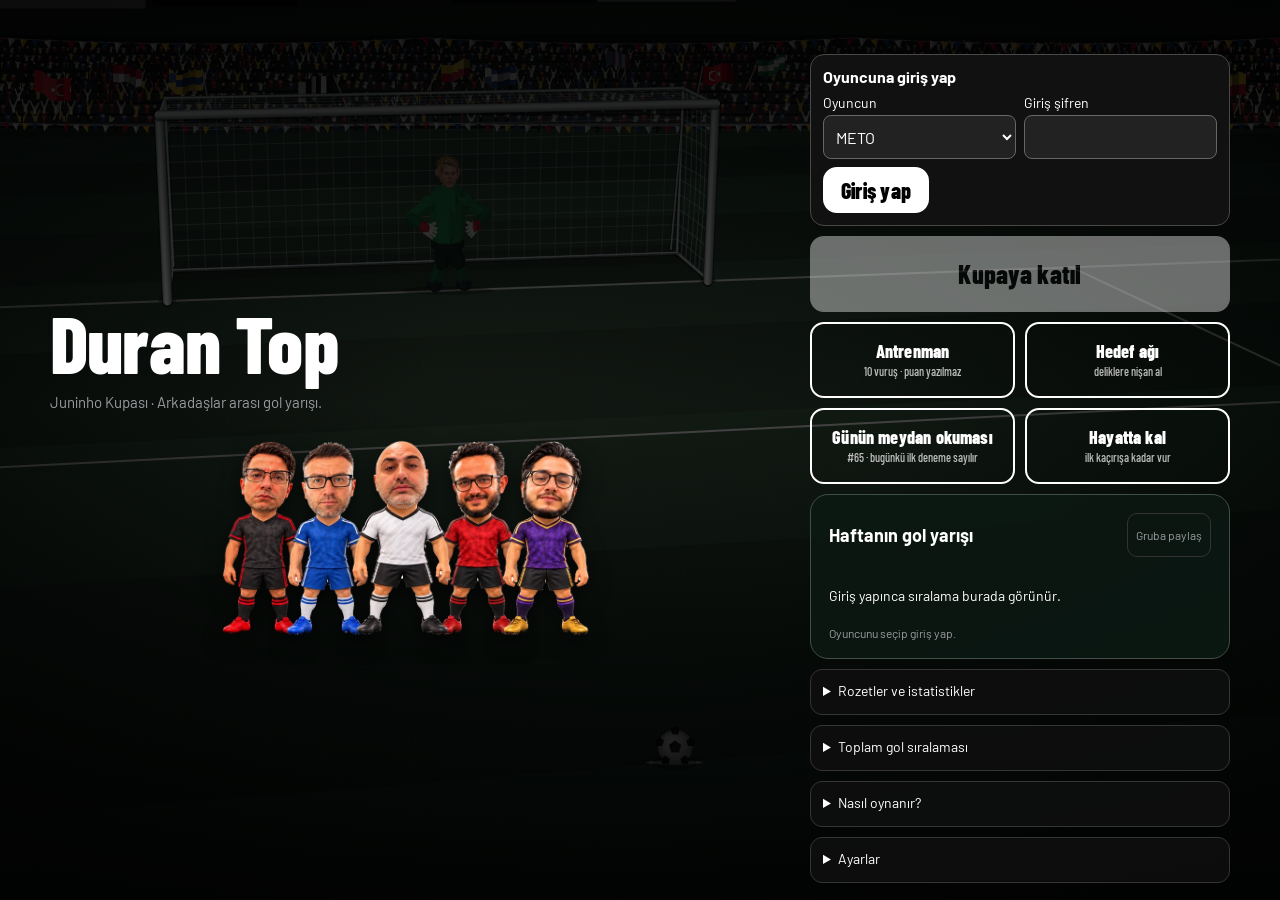
<file: index.html>
<!doctype html>
<html lang="tr">
<head>
  <meta charset="utf-8">
  <meta name="viewport" content="width=device-width, initial-scale=1, maximum-scale=1, user-scalable=no, viewport-fit=cover">
  <meta name="theme-color" content="#000000">
  <title>Duran Top</title>
  <link rel="preconnect" href="https://fonts.googleapis.com">
  <link rel="preconnect" href="https://fonts.gstatic.com" crossorigin>
  <link href="https://fonts.googleapis.com/css2?family=Barlow+Condensed:wght@600;800&family=Barlow:wght@500;600&display=swap" rel="stylesheet" media="print" onload="this.media='all'">
  <link rel="stylesheet" href="css/stil.css?v=20261021a">
</head>
<body>
  <div id="yukleme" role="status">Görseller yükleniyor…</div>
  <canvas id="sahne" aria-label="Oyun sahnesi"></canvas>

  <!-- Ana ekran -->
  <section id="menu" class="ekran">
    <div class="menu-ust">
      <h1>Duran Top</h1>
      <p class="alt-baslik">Juninho Kupası · Arkadaşlar arası gol yarışı.</p>
    </div>
    <div class="kadro" id="kadro" aria-hidden="true"></div>
    <div class="menu-alt">
      <div id="kimlikKutu" class="kimlik-kutu">
        <form id="kimlikForm"><strong>Oyuncuna giriş yap</strong><label>Oyuncun<select id="kimlikOyuncu"><option value="meto">METO</option><option value="lort">LORT</option><option value="fero">FERO</option><option value="latte">LATTE</option><option value="josh">JOSH</option></select></label><label>Giriş şifren<input id="kimlikKod" type="password" autocomplete="current-password" autocapitalize="characters" spellcheck="false" maxlength="40" required></label><button id="kimlikGiris" class="btn ana" type="submit">Giriş yap</button></form>
        <div id="kimlikAcik" hidden><strong id="kimlikAd"></strong><button id="kimlikCikis" class="ayar" type="button">Çıkış yap</button></div><p id="kimlikNot" role="status"></p>
      </div>
      <div class="menu-oyna">
        <button class="btn ana" id="btnResmi" type="button">Kupaya katıl</button>
        <button class="btn ikinci" id="btnAntrenman" type="button">Antrenman<small>10 vuruş · puan yazılmaz</small></button>
        <button class="btn ikinci" id="btnHedef" type="button">Hedef ağı<small>deliklere nişan al</small></button>
        <button class="btn ikinci" id="btnGunluk" type="button">Günün meydan okuması<small id="gunlukDurum"></small></button>
        <button class="btn ikinci" id="btnHayat" type="button">Hayatta kal<small id="hayatDurum"></small></button>
      </div>
      <div class="kupa-kutu">
        <div class="kupa-baslik"><strong>Haftanın gol yarışı</strong><button id="kupaPaylas" class="ayar" type="button">Gruba paylaş</button></div>
        <p id="haftaBaslik"></p>
        <div id="kupaTablo"><p>Giriş yapınca sıralama burada görünür.</p></div>
        <p id="canliDurum" role="status">Bağlanılıyor…</p>
      </div>
      <details class="menu-detay"><summary>Rozetler ve istatistikler</summary><div id="rozetListe"></div></details>
      <details class="menu-detay"><summary>Toplam gol sıralaması</summary><div id="genelTablo"></div></details>
      <details class="menu-detay"><summary>Nasıl oynanır?</summary>
        <ul class="oyun-kurallari">
          <li>Her hafta 10 vuruş: 5 penaltı, 2 yakın ve 3 uzak frikik.</li>
          <li>En çok gol atan kazanır. Gol sayısı eşitse puana bakılır; puan da eşitse birincilik paylaşılır.</li>
          <li>Hafta pazartesi gece yarısı, İstanbul saatiyle yenilenir. Kullanılmayan vuruşlar devretmez.</li>
          <li>Yalnızca kendi oyuncunla oynarsın. Antrenman sınırsızdır ve yarışmaya sayılmaz.</li>
          <li>Duruşunu ve gücünü seç, kalede nişan al, topa temas noktanı belirle ve yeşilde vur. Sert ve hassas köşe vuruşlarında zamanlama daha zordur.</li>
        </ul>
      </details>
      <details class="menu-detay"><summary>Ayarlar</summary><div class="ayarlar">
        <button class="ayar" id="btnSes" type="button">Ses: açık</button>
        <button class="ayar" id="btnMuzik" type="button">Müzik: açık</button>
        <button class="ayar" id="btnSolEl" type="button">Sol el modu: kapalı</button>
        <button class="ayar" id="btnBuyuk" type="button">Büyük düğmeler: kapalı</button>
        <button class="ayar" id="btnHareket" type="button">Hareket: tam</button>
        <button class="ayar" id="btnTitresim" type="button">Titreşim: açık</button>
        <div class="ses-seviye" id="sesSeviye">
          <label>Müzik <output id="svMuzikYaz">100%</output><input id="svMuzik" type="range" min="0" max="100" step="5" value="100" aria-label="Müzik ses düzeyi"></label>
          <label>Efektler (vuruş, direk, ağ, düdük, uğultu) <output id="svEfektYaz">100%</output><input id="svEfekt" type="range" min="0" max="100" step="5" value="100" aria-label="Efekt ses düzeyi"></label>
          <label>Spiker ve tribün <output id="svTribunYaz">100%</output><input id="svTribun" type="range" min="0" max="100" step="5" value="100" aria-label="Spiker ve tribün ses düzeyi"></label>
        </div>
        <button class="ayar" id="btnCubuk" type="button">Antrenman çubuğu: açık</button>
        <button id="yeniKupa" class="ayar" type="button">Bağlantıyı yenile</button>
      <details id="muzikKaynak"><summary>Müzik kaynakları</summary><p>“Eighties Action”, “Kick Shock”, “Funkorama” — <a href="https://incompetech.com/" target="_blank" rel="noopener">Kevin MacLeod (incompetech.com)</a>. <a href="https://creativecommons.org/licenses/by/4.0/" target="_blank" rel="noopener">Creative Commons: By Attribution 4.0</a>. Süre ve ses seviyesi düzenlendi.</p></details>
      </div></details>
      <input id="kupaKod" type="hidden">
      <p class="not" id="menuNot" hidden></p>
      <button id="btnSifirla" type="button" hidden>Yerel test kaydını sıfırla</button>
    </div>
  </section>

  <!-- Karakter seçimi -->
  <section id="secim" class="ekran" hidden>
    <button class="geri" id="secimGeri" type="button">‹ Menü</button>
    <h2>Kimi seçiyorsun?</h2>
    <p class="not" id="secimNot">Beşinin oynanışı aynı. Fark yalnızca forma ve tepkilerde.</p>
    <div class="secim-izgara" id="secimIzgara"></div>
  </section>

  <!-- Oyun arayüzü -->
  <section id="oyun" class="ekran oyun" hidden>
    <header class="hud">
      <button class="hud-geri" id="hudGeri" type="button">‹ Menü</button>
      <div class="hud-orta">
        <span id="hudVurus">Vuruş 1/10</span>
        <span class="hud-tip" id="hudTip">Penaltı</span>
      </div>
      <div class="hud-puan"><span id="hudPuan">0</span><small>puan</small></div>
      <button class="hud-ses" id="hudSes" type="button" aria-label="Sesi aç veya kapat">Ses kapalı</button>
    </header>

    <div class="ipucu" id="ipucu">Kaleye dokun, parmağını sürükle, bırak. Nişan kilitlenir.</div>

    <div id="fifaNisan" class="kumanda" hidden>
      <div class="kumanda-sol">
        <button id="nisanYukari" class="yon-ok k-yukari" type="button" aria-label="Nişan yukarı">▲</button>
        <button id="nisanSol" class="yon-ok k-sol" type="button" aria-label="Nişan sola">◀</button>
        <button id="nisanAsagi" class="yon-ok k-asagi" type="button" aria-label="Nişan aşağı">▼</button>
        <button id="nisanSag" class="yon-ok k-sag" type="button" aria-label="Nişan sağa">▶</button>
      </div>
      <div class="kumanda-sag">
        <button id="nisanKilit" class="btn ana kumanda-tamam" type="button">Tamam</button>
        <div class="kumanda-vucut">
          <button id="yonSol" class="yon-ok" type="button" aria-label="Vücudu sola çevir (basılı tut)">↺</button>
          <button id="yonSag" class="yon-ok" type="button" aria-label="Vücudu sağa çevir (basılı tut)">↻</button>
        </div>
      </div>
    </div>
    <div id="gucPanel" class="temas-panel guc-panel saha-secimi" hidden>
      <h2>1 · Şut gücü</h2><p id="gucNot">%100 · Tam güç</p>
      <input id="gucSec" type="range" min="30" max="100" value="100" step="1" aria-label="Vuruş gücü">
      <p>Az güç: geniş yeşil, daha yavaş top · Fazla güç: dar yeşil, daha fazla sapma</p>
      <button id="gucOnay" class="btn ana" type="button">Hedefi seç</button>
    </div>
    <div id="temasPanel" class="temas-panel saha-secimi" hidden>
      <h2>2/3 · Topun neresine?</h2><details class="secim-yardim"><summary>Temas ipuçları</summary><p>Merkez: temiz şut · Alt: yükselen top · Üst: bastırılan top<br>Yanlar: falso · Hedef, temiz vuruş yönüdür; temas varış yerini değiştirir.</p></details>
      <canvas id="temasTop" width="220" height="220" aria-label="Top üzerinde temas noktasını seç"></canvas>
      <p id="temasNot">Merkeze temas · Düz şut</p>
      <button id="temasOnay" class="btn ana" type="button">Ortadan vur</button>
    </div>
    <div class="fifa-tik" id="fifaTik" hidden role="button" aria-label="İbre alanı: yeşile gelince dokun"><canvas id="fifaSayacBuyuk" width="240" height="240" aria-hidden="true"></canvas><span id="fifaTikYazi" role="status">Yeşile gelince dokun!</span></div>
    <div class="alt" id="alt" hidden>
      <div class="falso" id="falsoKutu" hidden>
        <span class="etiket">Falso</span>
        <div class="segment" role="group" aria-label="Falso yönü">
          <button type="button" data-falso="-1">↶ Sola</button>
          <button type="button" data-falso="0" class="secili">Düz</button>
          <button type="button" data-falso="1">Sağa ↷</button>
        </div>
      </div>
      <p id="ucusDurum" role="status"></p><small class="ucus-ipucu">Beyaz hedef: nişanın · Kesik çizgi ve sarı halka: yeşilde tahmini uçuş ve kale çizgisi geçişi.</small>
      <div class="cubuk" id="cubukKutu">
        <div class="cubuk-yol" id="cubukYol"><div class="cubuk-bant" id="cubukBant"></div><div class="cubuk-imlec" id="cubukImlec"></div></div>
        <span class="cubuk-yazi" id="cubukYazi">Yeşil: hızlı ve isabetli · Kaçırırsan hız ve isabet düşer</span>
      </div>
      <div class="fifa-sayac" id="fifaKutu" hidden><canvas id="fifaSayac" width="240" height="240" aria-hidden="true"></canvas><span id="fifaYazi" role="status">VUR'u basılı tut: güç dolar. Bırak.</span></div>
      <div class="alt-dugmeler">
        <button class="btn ikinci kucuk" id="duzeltBtn" type="button">Nişanı değiştir (1)</button>
        <button class="btn ana vur" id="vurBtn" type="button">VUR</button>
      </div>
    </div>

    <div class="sonuc" id="sonuc" hidden>
      <div class="sonuc-ust"><div class="sonuc-baslik" id="sonucBaslik">GOL</div><div class="sonuc-puan" id="sonucPuan">+100</div></div>
      <div class="sonuc-detay" id="sonucDetay"></div>
      <div class="sonuc-neden" id="sonucNeden"></div>
      <div class="sonuc-yorum" id="sonucYorum"></div>
      <div class="sonuc-dugmeler"><button class="btn" id="tekrarBtn" type="button">↺ Tekrar</button><button class="btn ana" id="devamBtn" type="button">Devam</button></div>
    </div>
    <div class="tekrar-etiket" id="tekrarEtiket" hidden>● TEKRAR</div>
  </section>

  <!-- Tur sonu -->
  <section id="tursonu" class="ekran" hidden>
    <img id="turKarakter" class="tur-karakter" alt="">
    <h2 id="turBaslik">Tur bitti</h2>
    <div class="tur-toplam"><span id="turToplam">0</span><small>puan</small></div>
    <ol class="tur-liste" id="turListe"></ol>
    <p class="not" id="turNot"></p>
    <div class="tur-dugmeler">
      <button class="btn ikinci" id="sonucPaylas" type="button">Sonucu paylaş</button>
      <button class="btn ikinci" id="kartPaylas" type="button">Görsel paylaş</button>
      <button class="btn ana" id="turTekrar" type="button">Tekrar oyna</button>
      <button class="btn ikinci" id="turMenu" type="button">Menü</button>
    </div>
  </section>

  <script src="js/ayar.js?v=20261020b"></script>
  <script src="js/perf.js?v=20261011a"></script>
  <script src="js/ruzgar.js?v=20261102a"></script>
  <script src="js/bonus.js?v=20261016a"></script>
  <script src="js/yorum.js?v=20261014a"></script>
  <script src="js/rozet.js?v=20261014a"></script>
  <script src="js/modlar.js?v=20261014a"></script>
  <script src="js/muzik.js?v=20261019c"></script>
  <script src="js/cihaz.js?v=20261015a"></script>
  <script src="js/kart.js?v=20261015a"></script>
  <script src="js/sestest.js?v=20261017a"></script>
  <script src="js/veri.js?v=20261005ab"></script>
  <script src="js/baraj.js?v=20261026a"></script>
  <script src="js/model3d.js?v=20261026a"></script>
  <script src="js/kaleci3d.js?v=20261026a"></script>
  <script src="js/baraj3d.js?v=20261026a"></script>
  <script src="js/kaleci.js?v=20261026a"></script>
  <script src="js/ucus.js?v=20261102a"></script>
  <script src="js/fizik.js?v=20261102a"></script>
  <script src="js/hedef.js?v=20261016a"></script>
  <script src="js/ag.js?v=20261010b"></script>
  <script src="js/puan.js?v=20261005ab"></script>
  <script src="js/ses.js?v=20261019a"></script>
  <script src="js/tezahurat.js?v=20261019a"></script>
  <script src="js/meto3d.js?v=20261026a"></script>
  <script src="js/lort-body.js?v=20261026a"></script>
  <script src="js/futbolcu3d.js?v=20261022f"></script>
  <script src="js/sevinc.js?v=20261025a"></script>
  <script src="js/lort-enhancements.js?v=20261016a"></script>
  <script src="js/tribun.js?v=20261014a"></script>
  <script src="js/cizim.js?v=20261026a"></script>
  <script src="js/canli.js?v=20261102a"></script>
  <script src="js/oyun.js?v=20261102a"></script>
  <div id="seriKutu" class="seri-kutu" hidden>🔥 ×1.5</div>
  <div id="rozetToast" class="rozet-toast" hidden></div>
  <div id="ruzgarKutu" class="ruzgar-kutu" hidden><div class="ruzgar-kadran"><span id="ruzgarOk" class="ruzgar-ok">➤</span></div><div class="ruzgar-metin"><div class="ruzgar-satir"><span id="ruzgarYaz" class="ruzgar-yaz">0</span><span class="ruzgar-birim">m/sn</span></div><span id="ruzgarSev" class="ruzgar-sev">RÜZGÂR</span></div></div>
  <div id="perfKutu" class="perf-kutu" hidden></div>
  <textarea id="perfRapor" class="perf-rapor" hidden readonly aria-label="Performans raporu"></textarea>
</body>
</html>
</file>
<file: css/stil.css>
/* Duran Top - gece stadyumu, siyah-beyaz. Tek vurgu: zamanlama bandı ve gol için yeşil. */
:root {
  --gece: #0a0a0a;
  --cizgi: #ffffff;
  --duman: #9a9ca1;
  --levha: rgba(10, 10, 10, 0.82);
  --yesil: #3ddc84;
  --kirmizi: #ff5a4f;
  --baslik: 'Barlow Condensed', 'Arial Narrow', 'Helvetica Neue', Arial, sans-serif;
  --metin: 'Barlow', 'Helvetica Neue', Arial, sans-serif;
  --guvenli-alt: env(safe-area-inset-bottom, 0px);
  --guvenli-ust: env(safe-area-inset-top, 0px);
}
* { box-sizing: border-box; -webkit-tap-highlight-color: transparent; }
html, body { margin: 0; height: 100%; background: var(--gece); color: var(--cizgi); font-family: var(--metin); overflow: hidden; overscroll-behavior: none; }
body { position: fixed; inset: 0; user-select: none; -webkit-user-select: none; -webkit-touch-callout: none; }
canvas#sahne { position: fixed; inset: 0; width: 100%; height: 100%; touch-action: none; display: block; }
[hidden] { display: none !important; }

.ekran { position: fixed; inset: 0; display: flex; flex-direction: column; padding: calc(16px + var(--guvenli-ust)) 18px calc(16px + var(--guvenli-alt)); pointer-events: none; }
.ekran > * { pointer-events: auto; }
#menu, #secim, #tursonu { background: linear-gradient(180deg, rgba(0,0,0,.9) 0%, rgba(0,0,0,.72) 45%, rgba(0,0,0,.94) 100%); }

h1, h2 { font-family: var(--baslik); margin: 0; line-height: .92; font-weight: 800; letter-spacing: -.01em; }
h1 { font-size: clamp(64px, 21vw, 104px); }
h2 { font-size: clamp(34px, 10vw, 48px); }
.alt-baslik, .not { color: var(--duman); font-size: 15px; line-height: 1.35; margin: 10px 0 0; max-width: 34ch; }

/* Ana ekran */
.menu-ust { padding-top: 6vh; }
.kadro { display: flex; justify-content: center; align-items: flex-end; margin: auto 0 4px; padding-bottom: 8px; pointer-events: none; }
.kadro img { flex: 0 0 auto; min-width: 0; width: auto; height: min(26vh, 44vw, 210px); object-fit: contain; object-position: bottom; margin: 0 -7px; filter: drop-shadow(0 8px 10px rgba(0,0,0,.6)); }
.kadro img:nth-child(3) { position: relative; z-index: 2; }
.menu-alt { display: flex; flex-direction: column; gap: 10px; }
.ayarlar { display: flex; gap: 8px; margin-top: 2px; }
.ayar, .link, .geri, .hud-geri, .hud-ses { font: inherit; color: var(--duman); background: none; border: 1px solid #333; border-radius: 10px; padding: 10px 12px; min-height: 44px; }
.ayar { flex: 1; font-size: 14px; }
.ayar.acik { color: var(--cizgi); border-color: var(--cizgi); }
.link { border: 0; text-decoration: underline; font-size: 13px; align-self: flex-start; padding-left: 0; }

.btn { font-family: var(--baslik); font-weight: 800; font-size: 26px; letter-spacing: .01em; min-height: 58px; border-radius: 14px; border: 2px solid var(--cizgi); cursor: pointer; transition: transform .08s ease; }
.btn:active { transform: scale(.98); }
.btn.ana { background: var(--cizgi); color: #000; }
.btn.ikinci { background: transparent; color: var(--cizgi); }
.btn.kucuk { font-size: 18px; min-height: 52px; padding: 0 14px; }
.btn:focus-visible, .ayar:focus-visible, .segment button:focus-visible, .secim-kart:focus-visible { outline: 3px solid var(--yesil); outline-offset: 2px; }

/* Seçim */
.geri { align-self: flex-start; margin-bottom: 16px; }
.secim-izgara { display: grid; grid-template-columns: repeat(3, 1fr); gap: 10px; margin-top: 18px; }
.secim-kart { background: rgba(255,255,255,.04); border: 1px solid #2f2f2f; border-radius: 14px; padding: 8px 4px 10px; color: var(--cizgi); font-family: var(--baslik); font-weight: 800; font-size: 24px; cursor: pointer; display: flex; flex-direction: column; align-items: center; gap: 4px; }
.secim-kart img { width: 100%; height: 17vh; object-fit: contain; }
.secim-kart:active { background: rgba(255,255,255,.12); }

/* HUD */
.oyun { padding: 0; }
.hud { display: grid; grid-template-columns: auto 1fr auto auto; align-items: center; gap: 8px; padding: calc(8px + var(--guvenli-ust)) 10px 8px; background: linear-gradient(180deg, rgba(0,0,0,.78), rgba(0,0,0,0)); }
.hud-geri, .hud-ses { font-size: 13px; padding: 8px 10px; min-height: 40px; background: rgba(0,0,0,.5); }
.hud-orta { display: flex; flex-direction: column; font-family: var(--baslik); font-weight: 800; font-size: 22px; line-height: 1; }
.hud-tip { font-family: var(--metin); font-weight: 600; font-size: 13px; color: var(--duman); margin-top: 3px; }
.hud-puan { text-align: right; font-family: var(--baslik); font-weight: 800; font-size: 34px; line-height: .9; }
.hud-puan small { display: block; font-family: var(--metin); font-weight: 600; font-size: 11px; color: var(--duman); }

.ipucu { position: absolute; left: 14px; right: 14px; bottom: calc(18px + var(--guvenli-alt)); text-align: center; font-size: 16px; font-weight: 600; background: var(--levha); border-radius: 12px; padding: 12px 14px; pointer-events: none; }

/* Alt panel */
.alt { position: absolute; left: 0; right: 0; bottom: 0; background: linear-gradient(180deg, rgba(0,0,0,0), rgba(0,0,0,.88) 24%); padding: 26px 14px calc(14px + var(--guvenli-alt)); display: flex; flex-direction: column; gap: 12px; }
.falso { display: flex; align-items: center; gap: 10px; }
.etiket { font-size: 14px; color: var(--duman); min-width: 44px; }
.segment { display: flex; flex: 1; border: 2px solid var(--cizgi); border-radius: 12px; overflow: hidden; }
.segment button { flex: 1; font: inherit; font-weight: 600; font-size: 16px; min-height: 48px; background: transparent; color: var(--cizgi); border: 0; cursor: pointer; }
.segment button + button { border-left: 2px solid var(--cizgi); }
.segment button.secili { background: var(--cizgi); color: #000; }

.cubuk-yol { position: relative; height: 18px; border-radius: 9px; background: #2a2a2a; border: 1px solid #555; overflow: visible; }
.cubuk-bant { position: absolute; top: -1px; bottom: -1px; left: 46.5%; width: 7%; background: var(--yesil); border-radius: 4px; }
.cubuk-imlec { position: absolute; top: -9px; width: 6px; height: 36px; margin-left: -3px; background: var(--cizgi); border-radius: 3px; box-shadow: 0 0 0 2px #000; left: 0; }
.cubuk-yazi { display: block; text-align: center; font-size: 13px; color: var(--duman); margin-top: 12px; }
.alt-dugmeler { display: flex; gap: 10px; }
.alt-dugmeler .btn.vur { flex: 1; font-size: 38px; min-height: 68px; }
.alt-dugmeler .btn.ikinci { flex: 0 0 38%; line-height: 1.05; }
.alt-dugmeler .btn[disabled] { opacity: .35; }

/* Sonuç */
.sonuc { position: absolute; left: 0; right: 0; bottom: 0; background: rgba(8,8,8,.92); border-top: 1px solid #333; border-radius: 18px 18px 0 0; padding: 14px 16px calc(14px + var(--guvenli-alt)); animation: sonucGel .22s ease-out; }
.sonuc-ust { display: flex; flex-wrap: wrap; align-items: baseline; justify-content: space-between; gap: 2px 10px; }
.sonuc-baslik { font-family: var(--baslik); font-weight: 800; font-size: clamp(30px, 9.5vw, 58px); line-height: .95; white-space: nowrap; }
.sonuc.gol .sonuc-baslik, .sonuc.gol .sonuc-puan { color: var(--yesil); }
.sonuc.kacti .sonuc-baslik { color: var(--kirmizi); }
.sonuc-puan { font-family: var(--baslik); font-weight: 800; font-size: 34px; white-space: nowrap; flex-shrink: 0; }
.sonuc-detay { color: var(--duman); font-size: 14px; min-height: 18px; margin-top: 2px; }
.sonuc-neden { font-size: 16px; font-weight: 600; margin: 8px 0 12px; min-height: 40px; line-height: 1.3; }
.sonuc .btn { width: 100%; min-height: 54px; }
@keyframes sonucGel { from { opacity: 0; } to { opacity: 1; } }

/* Tur sonu */
#tursonu { align-items: stretch; overflow-y: auto; }
.tur-karakter { height: 24vh; max-height: 190px; width: auto; max-width: 70%; object-fit: contain; align-self: center; margin-top: 2vh; }
#tursonu h2 { text-align: center; margin-top: 4px; }
.tur-toplam { text-align: center; font-family: var(--baslik); font-weight: 800; font-size: 76px; line-height: 1; margin-top: 6px; }
.tur-toplam small { font-family: var(--metin); font-weight: 600; font-size: 14px; color: var(--duman); margin-left: 6px; }
.tur-liste { list-style: none; margin: 10px 0 0; padding: 0; }
.tur-liste li { display: grid; grid-template-columns: 1fr auto; gap: 8px; padding: 9px 2px; border-bottom: 1px solid #2a2a2a; font-size: 16px; }
.tur-liste .ad { font-weight: 600; }
.tur-liste .sonuc-ad { color: var(--duman); font-size: 14px; display: block; font-weight: 500; }
.tur-liste .p { font-family: var(--baslik); font-weight: 800; font-size: 26px; align-self: center; }
.tur-liste .p.sifir { color: #666; }
#turNot { text-align: center; margin: 12px auto 0; }
.tur-dugmeler { display: flex; flex-direction: column; gap: 10px; margin-top: auto; padding-top: 16px; }

@media (max-height: 700px) {
  .kadro img { height: 20vh; }
  .alt { gap: 8px; padding-top: 20px; }
  .segment button { min-height: 42px; }
  .cubuk-yazi { margin-top: 10px; }
  .alt-dugmeler .btn.vur { min-height: 58px; font-size: 32px; }
}
@media (prefers-reduced-motion: reduce) { .sonuc { animation: none; } .btn { transition: none; } }

/* Compact layouts may scroll menus; game controls stay fixed. */
#menu, #secim { overflow-y: auto; pointer-events: auto; }
#yukleme { position: fixed; z-index: 100; inset: 0; display: grid; place-items: center; padding: 30px; text-align: center; background: rgba(0,0,0,.94); font-size: 18px; }
@media (max-height: 650px) {
 .menu-ust { padding-top: 8px; }
 .kadro { margin: 12px 0; }
 .kadro img { height: 18vh; }
 .menu-alt { gap: 6px; }
 .hud-orta { font-size: 18px; }
 .hud-tip { font-size: 11px; }
 .hud { gap: 4px; }
 .alt { gap: 6px; padding-top: 14px; }
 .alt-dugmeler .btn.ikinci { font-size: 15px; }
}

.kupa-kutu { background:#171717; border:1px solid #444; border-radius:12px; padding:12px; display:flex; flex-direction:column; gap:8px; font-size:14px; }
.kupa-kutu label { display:flex; align-items:center; gap:10px; }
#kupaKod { width:120px; padding:8px; background:#000; color:#fff; border:1px solid #777; font:700 20px monospace; text-transform:uppercase; }
#kupaTablo>div {display:flex;justify-content:space-between;gap:10px;padding:5px 0;border-bottom:1px solid #333;font-size:12px;}
.temas-panel {position:absolute;inset:0;z-index:20;background:rgba(0,0,0,.92);display:flex;flex-direction:column;justify-content:center;align-items:center;text-align:center;gap:8px;padding:16px;pointer-events:auto;}
.temas-panel h2 {font-size:32px;}.temas-panel p {margin:4px 0;font-size:14px;}
#temasTop {width:200px;height:200px;touch-action:none;}
.temas-panel .btn {width:min(340px,100%);font-size:24px;}
#menu {display:block;overflow-y:auto;} .menu-ust{padding-top:20px;} .kadro{margin:20px 0;} .kadro img{height:min(18vh,130px);}
@media(max-height:650px){#temasTop{width:150px;height:150px;}.temas-panel h2{font-size:26px;}}

.ucus-ipucu {display:block;color:#b9c8c0;font-size:12px;text-align:center;line-height:1.4;margin-bottom:5px;}
/* Full viewport scene, bounded readable controls, independent wide-screen composition. */
html,body {width:100%;min-height:100%;}canvas#sahne {height:100dvh;}
.ekran {height:100dvh;box-sizing:border-box;}
#secim,#tursonu {overflow-y:auto;pointer-events:auto;}
.alt,.sonuc {left:50%;right:auto;transform:translateX(-50%);width:min(520px,calc(100% - 28px));box-sizing:border-box;}
.hud {width:min(1200px,100%);margin:0 auto;box-sizing:border-box;}
#ucusDurum {font-size:13px;line-height:1.3;color:#ffcf75;text-align:center;margin:4px 0;}
#canliDurum {font-size:13px;color:#8de0ad;margin:4px 0;}
#tursonu>.tur-liste,#tursonu>.tur-dugmeler {width:min(620px,100%);align-self:center;}
#tursonu .not {align-self:center;text-align:center;}
@media(min-width:900px) and (min-height:500px){
 #menu {display:grid;grid-template-columns:minmax(0,1fr) 420px;grid-template-rows:auto auto;gap:16px 48px;padding:clamp(30px,6vh,80px) max(32px,calc((100vw - 1180px)/2));align-content:center;}
 .menu-ust {grid-column:1;grid-row:1;padding:0;align-self:end;}h1{font-size:clamp(76px,7vw,120px);}
 #menu .kadro {grid-column:1;grid-row:2;align-self:start;margin:24px 0 0;}
 #menu .kadro img {height:clamp(120px,22vh,245px);margin:0 -10px;}
 #menu .menu-alt {grid-column:2;grid-row:1/span 2;align-self:center;}
 .menu-alt .kupa-kutu {background:rgba(12,24,18,.9);padding:18px;border:1px solid #405047;border-radius:18px;}
 #secim {padding:clamp(24px,5vh,60px) max(32px,calc((100vw - 1180px)/2));}
 .secim-izgara {grid-template-columns:repeat(5,minmax(0,1fr));gap:18px;margin-top:40px;}
 .secim-kart img {height:clamp(140px,30vh,330px);}.secim-kart{font-size:32px;padding:14px;}
 .temas-panel {background:rgba(0,0,0,.84);}.temas-panel h2{font-size:46px;}#temasTop{width:280px;height:280px;}
 .hud {padding:20px 28px;}.hud-orta{font-size:30px;}.hud-puan{font-size:44px;}
 .alt,.sonuc {bottom:24px;}.ipucu{left:50%;right:auto;width:520px;transform:translateX(-50%);box-sizing:border-box;}
}
@media(orientation:landscape) and (max-height:600px){
 .hud{padding:8px 16px;}.hud-orta{font-size:20px;}
 .alt,.sonuc{width:min(430px,calc(100% - 28px));bottom:8px;padding:12px;}
 .sonuc-baslik{font-size:30px;}.sonuc-neden{min-height:0;margin:4px 0;font-size:13px;}
 .temas-panel{gap:3px;}#temasTop{height:140px;width:140px;}.temas-panel h2{font-size:26px;}
}
@media(orientation:landscape) and (max-height:600px){
 .alt,.sonuc{left:auto;right:12px;transform:none;width:min(330px,40vw);}
 .ipucu{left:12px;right:auto;width:calc(55vw - 24px);box-sizing:border-box;}
}
@media(min-width:900px) and (min-height:600px){
 .alt,.sonuc{left:auto;right:clamp(24px,4vw,80px);transform:none;width:340px;bottom:30px;}
 .ipucu{left:20%;right:auto;width:40%;transform:none;bottom:24px;}
}

.guc-panel input[type=range]{width:100%;height:30px;accent-color:#f04d57;cursor:pointer;touch-action:pan-x;background:transparent;}
.guc-panel input[type=range]::-webkit-slider-runnable-track{height:16px;border-radius:12px;background:linear-gradient(90deg,#741b27,#e2444f,#ff8c79);border:1px solid #ff9d98;}
.guc-panel input[type=range]::-webkit-slider-thumb{-webkit-appearance:none;width:28px;height:28px;border-radius:50%;background:#fff;border:3px solid #ed4858;margin-top:-7px;}
.guc-panel input[type=range]{-webkit-appearance:none;appearance:none;}
.guc-panel input[type=range]::-moz-range-track{height:16px;border-radius:12px;background:linear-gradient(90deg,#741b27,#ff8c79);}
.guc-panel input[type=range]::-moz-range-thumb{width:24px;height:24px;border-radius:50%;background:white;border:3px solid #ed4858;}

#durusPanel .segment { flex:0 0 auto; width:min(420px,100%); }

/* Show the field first; direction options remain below the player rather than covering the scene. */
.hazirlik-panel, #durusPanel { position:absolute; inset:auto 12px calc(16px + var(--guvenli-alt)); width:min(560px,calc(100% - 24px)); margin:0 auto; padding:14px; border:1px solid #555; border-radius:18px; background:rgba(8,8,8,.94); }
.hazirlik-panel .btn { width:100%; } #durusPanel h2 { font-size:28px; } #durusPanel p {font-size:14px;}

/* Weekly league and private login: allow the longer menu to scroll on phones. */
#menu {overflow-y:auto; overscroll-behavior:contain;} #menu .menu-ust {padding-top:12px;} #menu .kadro {flex-shrink:0;margin:12px 0;} #menu .menu-alt {padding-bottom:20px;}
.kimlik-kutu {border:1px solid #484848;border-radius:14px;background:#111;padding:12px;}
#kimlikForm {display:flex;flex-wrap:wrap;gap:8px;align-items:end;}#kimlikForm strong {width:100%;}#kimlikForm label {flex:1 1 140px;font-size:14px;display:flex;flex-direction:column;gap:4px;}
#kimlikForm input,#kimlikForm select {width:100%;font:inherit;font-size:16px;background:#222;color:white;border:1px solid #666;border-radius:8px;min-height:44px;padding:8px;}
#kimlikForm .btn {font-size:22px;min-height:44px;padding:8px 16px;}#kimlikAcik {display:flex;align-items:center;gap:12px;}#kimlikAcik .ayar {flex:0 0 auto;margin-left:auto;}#kimlikNot {font-size:14px;margin:6px 0 0;}
#genelTablo>div {display:flex;justify-content:space-between;gap:10px;padding:6px 0;border-bottom:1px solid #333;font-size:14px;}.kupa-kutu h3 {font-size:16px;margin:12px 0 4px;}

.btn:disabled {opacity:.4;cursor:not-allowed;}
/* Scores remain readable on narrow phones; names and totals may wrap separately. */
#genelTablo>div { flex-wrap:wrap; }
#genelTablo>div span { white-space:nowrap; }
#haftaBaslik { line-height:1.45; overflow-wrap:anywhere; }

/* Responsive access: long menus start at the top; controls scroll inside the viewport. */
#menu, #secim, #tursonu {
  overflow-x:hidden;
  overflow-y:auto;
  overscroll-behavior-y:contain;
  -webkit-overflow-scrolling:touch;
  scroll-padding-block:16px;
}
#menu > *, #secim > *, #tursonu > * { flex-shrink:0; min-width:0; }
#menu .menu-alt { min-width:0; }
#menu .kadro { max-width:100%; }
#menu .kadro img { max-width:23%; }
.kupa-kutu label { flex-wrap:wrap; }
#kupaTablo > div, #genelTablo > div { flex-wrap:wrap; }
#kupaTablo > div span, #genelTablo > div span { white-space:normal; overflow-wrap:anywhere; }
#kimlikAcik { flex-wrap:wrap; }
.temas-panel {
  overflow-y:auto;
  overflow-x:hidden;
  overscroll-behavior-y:contain;
  justify-content:flex-start;
  justify-content:safe center;
  padding-top:calc(16px + var(--guvenli-ust));
  padding-bottom:calc(16px + var(--guvenli-alt));
}
.temas-panel > * { flex-shrink:0; max-width:100%; }
.temas-panel h2, .sonuc-baslik { overflow-wrap:anywhere; }
.sonuc-baslik { white-space:normal; min-width:0; }
.alt, .sonuc, .hazirlik-panel, #durusPanel {
  max-height:calc(100dvh - 90px - var(--guvenli-ust) - var(--guvenli-alt));
  overflow-y:auto;
  overflow-x:hidden;
  overscroll-behavior-y:contain;
  -webkit-overflow-scrolling:touch;
}
.hud { flex-shrink:0; }
.hud-orta { min-width:0; }
.hud-tip { overflow-wrap:anywhere; }
@media(min-width:900px) and (min-height:500px) {
  #menu { align-content:start; grid-template-rows:auto auto; }
  #menu .menu-alt { align-self:start; }
}
@media(max-width:360px) {
  .hud { gap:4px; padding-inline:6px; }
  .hud-geri, .hud-ses { padding-inline:6px; font-size:12px; }
  .hud-orta { font-size:18px; }
  .hud-puan { font-size:28px; }
  .temas-panel h2 { font-size:26px; }
}
@media(max-height:420px) {
  .temas-panel { gap:4px; }
  .temas-panel p { font-size:12px; }
  #temasTop { width:120px; height:120px; }
  .temas-panel .btn { min-height:44px; }
  #durusPanel { padding:8px; gap:4px; }
  #durusPanel h2 { font-size:22px; }
}

/* Preparation controls sit in the empty left flank, clear of the player.
   The timing/shoot panel retains its original bottom position. */
#oyun .saha-secimi {
  inset:auto max(10px, env(safe-area-inset-right, 0px)) env(safe-area-inset-bottom, 0px) auto;   /* panelin onay düğmesi alt kenardan ≈11 px: kumandadaki Tamam (10 px) ile aynı hizada */   /* HEP aynı yer: sağ alt köşe (Tamam düğmesiyle aynı köşe); sol el modunda sol alt */
  width:min(280px, 44vw);
  max-height:calc(62% - var(--guvenli-alt));
  margin:0;
  padding:10px;
  display:flex;
  flex-direction:column;
  align-items:stretch;
  justify-content:flex-start;
  gap:6px;
  border:1px solid #555;
  border-radius:14px;
  background:rgba(8,8,8,.9);
  text-align:left;
  overflow:auto;
  pointer-events:auto;
}
#oyun .saha-secimi h2 {font-size:20px;line-height:1.2;margin:0;}
#oyun .saha-secimi p {font-size:13px;line-height:1.3;margin:0;}
#oyun .saha-secimi .btn {width:100%;min-height:48px;padding:8px 4px;font-size:20px;line-height:1.15;}
#oyun .saha-secimi .segment {width:100%;flex:none;flex-direction:column;}
#oyun .saha-secimi .segment button {min-height:44px;padding:6px;font-size:16px;flex:none;}
#oyun .saha-secimi .segment button + button {border-left:0;border-top:2px solid var(--cizgi);}
#oyun .saha-secimi #temasTop {width:100%;max-width:180px;height:auto;aspect-ratio:1;align-self:center;}
.secim-yardim {font-size:12px;line-height:1.3;}
.secim-yardim summary {cursor:pointer;min-height:24px;}
#oyun .secim-yardim p {margin-top:4px;}
@media(max-width:360px) {
  #oyun .saha-secimi {padding:8px;gap:4px;}
  #oyun .saha-secimi h2 {font-size:18px;}
  #oyun .saha-secimi p {font-size:12px;}
  #oyun .saha-secimi .btn {font-size:18px;}
}
@media(max-height:420px) {
  #oyun .saha-secimi {top:auto;width:min(260px,28vw);max-height:calc(100% - 100px - var(--guvenli-alt));}
  #oyun .saha-secimi #temasTop {max-width:120px;}
}

/* Main menu: play first, goals at a glance, optional details on demand. */
#menu .menu-ust {padding-top:8px;}
#menu .kadro {margin:10px 0;}
#menu .kadro img {height:min(19vh,34vw,160px);}
.menu-oyna {display:grid;grid-template-columns:1fr 1fr;gap:10px;}
.menu-oyna .btn {font-size:24px;min-width:0;padding:8px;}
.kupa-baslik {display:flex;align-items:center;justify-content:space-between;gap:8px;}
.kupa-baslik strong {font-size:18px;}
.kupa-baslik .ayar {flex:0 0 auto;font-size:12px;padding:8px;}
#haftaBaslik {margin:0;font-size:13px;color:var(--duman);}
#canliDurum {margin:0;font-size:12px;color:var(--duman);}
#kimlikNot:empty {display:none;}
.menu-detay {border:1px solid #343434;border-radius:12px;padding:0 12px;background:rgba(15,15,15,.85);}
.menu-detay > summary {min-height:44px;padding:12px 0;cursor:pointer;font-size:14px;}
.menu-detay[open] {padding-bottom:12px;}
.menu-detay .ayarlar {flex-wrap:wrap;}
.menu-detay .ayar {flex:1 1 120px;}
.skor-satiri {border-bottom:1px solid #303630;}
.skor-satiri > summary {display:flex;align-items:center;justify-content:space-between;gap:8px;min-height:44px;cursor:pointer;list-style:none;font-size:14px;}
.skor-satiri > summary::-webkit-details-marker {display:none;}
.skor-satiri > summary span {font-weight:700;white-space:nowrap;}
.skor-satiri > summary b::after {content:' ⌄';font-size:12px;color:#999;}
.skor-satiri[open] > summary b::after {content:' ⌃';}
.skor-satiri p {margin:0 0 8px;font-size:12px;color:var(--duman);}
.oyun-kurallari {padding-left:18px;margin:0;font-size:14px;line-height:1.5;}
.oyun-kurallari li + li {margin-top:8px;}
@media(min-width:900px) and (min-height:500px) {
  #menu .menu-ust {padding:0;}
  #menu .kadro img {height:clamp(120px,22vh,245px);}
}

/* Seçim panelleri (2/3 temas, güç) oyuncunun duruşuna göre yer DEĞİŞTİRMEZ: hep aynı köşe. Sol el modunda sol alt. */
#oyun.sol-el .saha-secimi {right:auto;left:max(10px,env(safe-area-inset-left,0px));}

/* Ok tuşlarıyla anlık yön (20261006b) */
.yon-satir { display:flex; align-items:center; gap:8px; margin:6px 0 8px; }
.yon-ok { flex:0 0 56px; height:52px; border-radius:14px; border:1px solid #666; background:#1d1d1d; color:#fff; font-size:24px; touch-action:none; user-select:none; -webkit-user-select:none; -webkit-touch-callout:none; }
.yon-ok.basili { background:#3a5a3a; border-color:#7c7; }
.yon-aci { flex:1 1 auto; text-align:center; font-size:15px; color:#eee; min-width:70px; }
.yon-tamam { flex:0 0 auto; width:auto !important; padding:0 16px; height:52px; }
@media (max-height:700px){ .yon-ok,.yon-tamam{height:44px;} .yon-satir{margin:4px 0;} }

/* FIFA 2003 tarzı frikik sayacı (20261006c) */
#fifaNisan .yon-satir { justify-content:center; }
#fifaNisan .yon-ok { flex:0 0 48px; }
.fifa-sayac { display:flex; align-items:center; gap:10px; margin:4px 0 6px; }
.fifa-sayac canvas { width:96px; height:96px; flex:0 0 96px; }
.fifa-sayac span { font-size:14px; color:#eee; }
#vurBtn.fifa { touch-action:none; user-select:none; -webkit-user-select:none; -webkit-touch-callout:none; }
@media (max-height:700px){ .fifa-sayac canvas{width:72px;height:72px;flex-basis:72px;} }

/* Duruş (vücut) ve nişan okları ayrı satırlarda (20261010c) */
.yon-etiket { flex:0 0 52px; font-size:13px; color:#cfd6d2; }
#fifaNisan .yon-ok { flex:0 0 44px; height:46px; font-size:20px; }
#fifaNisan .yon-satir { justify-content:flex-start; gap:6px; margin:4px 0; }
.yon-tamam-genis { width:100%; height:44px; margin-top:6px; }
@media (max-height:700px){ #fifaNisan .yon-ok{height:40px;} .yon-tamam-genis{height:38px;} }

/* Kumanda (20261010g): açıklamasız, yalnız ok tuşları. Solda nişan (artı düzeni), sağda Tamam ve vücut dönüşü. Panel yok, oyun alanını kapatmaz. */
#oyun .kumanda { position:absolute; left:0; right:0; bottom:max(10px, env(safe-area-inset-bottom, 0px)); z-index:20; display:flex; flex-direction:column; justify-content:flex-end; align-items:flex-end; gap:8px;   /* hepsi sağ altta: ok artısı üstte, altında [↺ ↻ Tamam]; Tamam seçim panellerindeki onay düğmesiyle aynı köşede */
  padding:0 max(10px, env(safe-area-inset-right, 0px)) 0 max(10px, env(safe-area-inset-left, 0px)); background:none; border:0; pointer-events:none; }
#oyun .kumanda[hidden] { display:none; }
#oyun .kumanda button { pointer-events:auto; }
.kumanda-sol { display:grid; grid-template-columns:repeat(3, 54px); grid-template-rows:repeat(2, 54px); gap:6px; }
.kumanda-sol .k-yukari { grid-column:2; grid-row:1; } .kumanda-sol .k-sol { grid-column:1; grid-row:2; } .kumanda-sol .k-asagi { grid-column:2; grid-row:2; } .kumanda-sol .k-sag { grid-column:3; grid-row:2; }
.kumanda-sag { display:flex; flex-direction:row; align-items:center; gap:8px; }
.kumanda-sag .kumanda-vucut { order:1; } .kumanda-sag .kumanda-tamam { order:2; }
.kumanda-vucut { display:flex; gap:6px; }
#oyun .kumanda .yon-ok { flex:none; width:54px; height:54px; border-radius:50%; border:1px solid rgba(255,255,255,.35); background:rgba(10,10,10,.55); color:#fff; font-size:22px; padding:0; line-height:1; }
#oyun .kumanda .yon-ok.basili { background:rgba(60,120,60,.75); border-color:#8d8; }
#oyun .kumanda .kumanda-tamam { width:122px; min-height:46px; height:46px; font-size:19px; padding:0 10px; border-radius:23px; }
@media (max-height:700px) { .kumanda-sol { grid-template-columns:repeat(3, 46px); grid-template-rows:repeat(2, 46px); } #oyun .kumanda .yon-ok { width:46px; height:46px; font-size:19px; } #oyun .kumanda .kumanda-tamam { height:40px; min-height:40px; width:108px; } }

/* Performans göstergesi (gizli; ?perf=1 ya da puana 5 dokunuş) */
.perf-kutu { position:fixed; left:4px; top:calc(env(safe-area-inset-top, 0px) + 56px); z-index:1000; font:10px/1.3 ui-monospace, Menlo, monospace; color:#9f9; background:rgba(0,0,0,.65); padding:3px 6px; border-radius:6px; }
.perf-kutu[hidden], .perf-rapor[hidden] { display:none; }
.perf-rapor { position:fixed; left:8px; right:8px; top:60px; bottom:60px; z-index:1001; font:11px/1.35 ui-monospace, Menlo, monospace; color:#eee; background:rgba(0,0,0,.92); border:1px solid #888; border-radius:8px; padding:8px; resize:none; }

/* Tekrar (replay) */
.sonuc-dugmeler { display:flex; gap:10px; margin-top:10px; } .sonuc-dugmeler .btn { flex:1; } #tekrarBtn { flex:0 0 38%; }
.tekrar-etiket { position:absolute; top:calc(env(safe-area-inset-top, 0px) + 64px); left:50%; transform:translateX(-50%); z-index:30; font:700 15px/1 'Barlow Condensed', Arial, sans-serif; letter-spacing:.12em; color:#fff; background:rgba(200,30,30,.88); padding:6px 14px; border-radius:14px; pointer-events:none; }
.tekrar-etiket[hidden] { display:none; }

/* Rüzgâr göstergesi: yalnız ok ve hız (açıklama yok). Ok yukarı = kaleye doğru esiyor. */
.ruzgar-kutu { position:fixed; top:calc(env(safe-area-inset-top, 0px) + 58px); right:8px; z-index:25; display:flex; align-items:center; gap:5px; background:rgba(0,0,0,.5); border:1px solid rgba(255,255,255,.25); border-radius:16px; padding:3px 9px 3px 6px; color:#fff; font:700 14px/1 'Barlow Condensed', Arial, sans-serif; pointer-events:none; }
.ruzgar-kutu[hidden] { display:none; }
.ruzgar-ok { display:inline-block; font-size:17px; transform:rotate(-90deg); transition:transform .25s; color:#bfe4ff; }
.ruzgar-kutu.sert .ruzgar-ok { color:#ffb36b; } .ruzgar-kutu.sert { border-color:#ffb36b; }
.ruzgar-kutu.durgun { opacity:.55; }

/* Bonus: seri göstergesi, rozet bildirimi, yorum bandı, rozet listesi */
.seri-kutu { position:fixed; top:calc(env(safe-area-inset-top, 0px) + 58px); left:8px; z-index:25; background:rgba(0,0,0,.55); border:1px solid #ffb36b; color:#ffd9a8; border-radius:16px; padding:3px 10px; font:700 15px/1 'Barlow Condensed', Arial, sans-serif; pointer-events:none; }
.seri-kutu[hidden], .rozet-toast[hidden] { display:none; }
.rozet-toast { position:fixed; left:50%; top:calc(env(safe-area-inset-top, 0px) + 100px); transform:translateX(-50%); z-index:40; background:linear-gradient(135deg,#ffd35a,#ff9f1c); color:#2b1800; border-radius:20px; padding:8px 16px; font:700 16px/1.1 'Barlow Condensed', Arial, sans-serif; box-shadow:0 4px 16px rgba(0,0,0,.45); pointer-events:none; white-space:nowrap; }
.sonuc-yorum { margin-top:8px; font-style:italic; opacity:.92; font-size:15px; }
.rozet-ist { font-size:13px; opacity:.85; margin:6px 0 8px; } .rozet-izgara { display:flex; flex-direction:column; gap:5px; }
.rozet { padding:6px 10px; border-radius:10px; font-size:14px; } .rozet.var { background:rgba(255,200,60,.18); border:1px solid rgba(255,200,60,.55); } .rozet.yok { opacity:.45; border:1px dashed rgba(255,255,255,.25); }

/* Yeni modlar: menü düğmelerinin alt satırı */
.menu-oyna .btn small { display:block; font-size:12px; font-weight:400; opacity:.75; margin-top:2px; letter-spacing:0; text-transform:none; }

/* Ses testi paneli (?sestest=1) */
.ses-test { position:fixed; inset:10px; z-index:2000; overflow:auto; background:rgba(10,14,12,.96); border:1px solid #6a8; border-radius:14px; padding:12px; color:#eee; font:14px/1.4 Arial, sans-serif; }
.ses-test-baslik { margin:12px 0 6px; font-weight:700; color:#9fd; } .ses-test-btn { margin:3px 4px 3px 0; padding:9px 12px; border-radius:10px; border:1px solid #888; background:#223; color:#fff; font-size:14px; }
.ses-test-durum, .ses-test-kayit { margin-top:12px; white-space:pre-wrap; font:12px/1.4 ui-monospace, Menlo, monospace; color:#cfe; }

/* Erişilebilirlik: sol el modu (kumanda yer değiştirir), büyük düğmeler */
#oyun.sol-el .kumanda { align-items:flex-start; } #oyun.sol-el .kumanda-sag { flex-direction:row-reverse; } #oyun.sol-el .kumanda-vucut { flex-direction:row-reverse; }
#oyun.buyuk .kumanda-sol { grid-template-columns:repeat(3, 64px); grid-template-rows:repeat(2, 64px); }
#oyun.buyuk .kumanda .yon-ok { width:64px; height:64px; font-size:26px; } #oyun.buyuk .kumanda .kumanda-tamam { width:150px; height:56px; min-height:56px; font-size:21px; border-radius:28px; }

/* Rüzgâr ibresi (büyük sürüm): yönü gösteren kadran, büyük hız, şiddet etiketi. Ok yukarı = kaleye doğru esiyor. */
.ruzgar-kutu { top:calc(env(safe-area-inset-top, 0px) + 54px); right:6px; gap:8px; padding:6px 12px 6px 7px; border-radius:20px; background:rgba(4,12,20,.78); border:2px solid #7fc4ff; box-shadow:0 0 14px rgba(127,196,255,.45); }
.ruzgar-kadran { width:54px; height:54px; border-radius:50%; display:flex; align-items:center; justify-content:center; background:radial-gradient(circle at 50% 50%, rgba(127,196,255,.18), rgba(0,0,0,.35)); border:2px solid rgba(255,255,255,.55); position:relative; }
.ruzgar-kadran::before { content:'K'; position:absolute; top:1px; left:50%; transform:translateX(-50%); font:700 9px/1 Arial, sans-serif; color:rgba(255,255,255,.7); }
.ruzgar-ok { font-size:34px; line-height:1; color:#cfeaff; text-shadow:0 0 8px rgba(127,196,255,.9); transition:transform .25s; }
.ruzgar-metin { display:flex; flex-direction:column; align-items:flex-start; line-height:1; }
.ruzgar-satir { display:flex; align-items:baseline; gap:3px; } .ruzgar-yaz { font:800 32px/1 'Barlow Condensed', Arial, sans-serif; color:#fff; } .ruzgar-birim { font:600 13px/1 'Barlow Condensed', Arial, sans-serif; color:rgba(255,255,255,.75); }
.ruzgar-sev { margin-top:3px; font:800 13px/1 'Barlow Condensed', Arial, sans-serif; letter-spacing:.14em; color:#9fd3ff; }
.ruzgar-kutu.orta { border-color:#7fc4ff; } .ruzgar-kutu.orta .ruzgar-ok { color:#cfeaff; }
.ruzgar-kutu.sert { border-color:#ffa24a; box-shadow:0 0 18px rgba(255,162,74,.65); animation:ruzgarNabiz 1.1s ease-in-out infinite; } .ruzgar-kutu.sert .ruzgar-ok { color:#ffd3a1; text-shadow:0 0 10px rgba(255,162,74,.95); } .ruzgar-kutu.sert .ruzgar-sev { color:#ffb36b; }
.ruzgar-kutu.durgun { opacity:.8; border-color:#8aa; box-shadow:none; } .ruzgar-kutu.durgun .ruzgar-ok { color:#9ab; text-shadow:none; }
@keyframes ruzgarNabiz { 0%,100% { transform:scale(1); } 50% { transform:scale(1.05); } }
@media (prefers-reduced-motion: reduce) { .ruzgar-kutu.sert { animation:none; } }

/* Yönerge bandı kumandanın ÜSTÜNDE durur (kumanda sağ altta toplandı): dikeyde ok artısı + ↺ ↻ Tamam bloğunun yukarısı */
@media (orientation:portrait) {
  .ipucu { bottom:calc(196px + var(--guvenli-alt)); }
  #oyun.buyuk .ipucu { bottom:calc(226px + var(--guvenli-alt)); }
}
@media (orientation:portrait) and (max-height:700px) {
  .ipucu { bottom:calc(172px + var(--guvenli-alt)); }
  #oyun.buyuk .ipucu { bottom:calc(226px + var(--guvenli-alt)); }
}

/* Menü cilası (20261019a): başlık tek satır, mod düğmeleri eşit yükseklikte ve düzenli ızgara (birincil düğme tam genişlik) */
#menu h1 { font-size: clamp(44px, 14.5vw, 80px); line-height: 1; white-space: nowrap; }
.menu-oyna { grid-auto-rows: minmax(76px, auto); gap: 10px; }
.menu-oyna .btn { display: flex; flex-direction: column; align-items: center; justify-content: center; text-align: center; line-height: 1.12; font-size: 18px; padding: 8px 8px; min-height: 76px; }
.menu-oyna .btn.ana { grid-column: 1 / -1; min-height: 70px; font-size: 26px; }
.menu-oyna .btn small { margin-top: 3px; font-size: 12px; font-weight: 500; opacity: .72; line-height: 1.2; }
@media (max-width: 360px) { .menu-oyna .btn { font-size: 16px; } .menu-oyna .btn.ana { font-size: 22px; } }

/* Ses düzeyi kaydırıcıları (Ayarlar) */
.ses-seviye { display:flex; flex-direction:column; gap:10px; margin:8px 0 2px; padding:10px 12px; border:1px solid rgba(255,255,255,.18); border-radius:12px; }
.ses-seviye label { display:flex; flex-wrap:wrap; align-items:center; justify-content:space-between; gap:4px 10px; font-size:14px; }
.ses-seviye output { font-weight:700; min-width:42px; text-align:right; }
.ses-seviye input[type=range] { flex:1 1 100%; width:100%; accent-color:#ffd25a; height:26px; }

/* İbre evresi (20261021a): hareketli imleç ve yeşil bant ekranın ORTASINDA, büyük ve ayrı bir dokunma alanı; güç için basılı tutulan VUR düğmesinden uzak.
 * Güç bırakılınca önce "hazır" evresi (soluk, dokunuş yok sayılır), sonra ibre başlar ve oyuncu dokunana kadar gidip gelir; oyun kendiliğinden vurmaz. */
.fifa-tik { position:absolute; left:50%; top:56%; transform:translate(-50%,-50%); width:min(62vw, 62vh, 290px); aspect-ratio:1; z-index:26; display:flex; flex-direction:column; align-items:center; justify-content:center; border-radius:50%; background:rgba(0,0,0,.45); border:2px solid rgba(255,255,255,.28); touch-action:manipulation; cursor:pointer; -webkit-tap-highlight-color:transparent; user-select:none; }
.fifa-tik canvas { width:100%; height:100%; pointer-events:none; }
.fifa-tik span { position:absolute; bottom:-34px; left:50%; transform:translateX(-50%); white-space:nowrap; font-size:16px; font-weight:800; color:#fff; text-shadow:0 2px 5px #000, 0 0 8px #000; pointer-events:none; }
.fifa-tik.hazir { opacity:.72; border-color:rgba(255,255,255,.12); }
.fifa-tik.hazir span { color:#ffd25a; }
@media (orientation:landscape) and (max-height:600px) { .fifa-tik { top:52%; width:min(58vh, 250px); } .fifa-tik span { bottom:-30px; font-size:14px; } }
</file>
